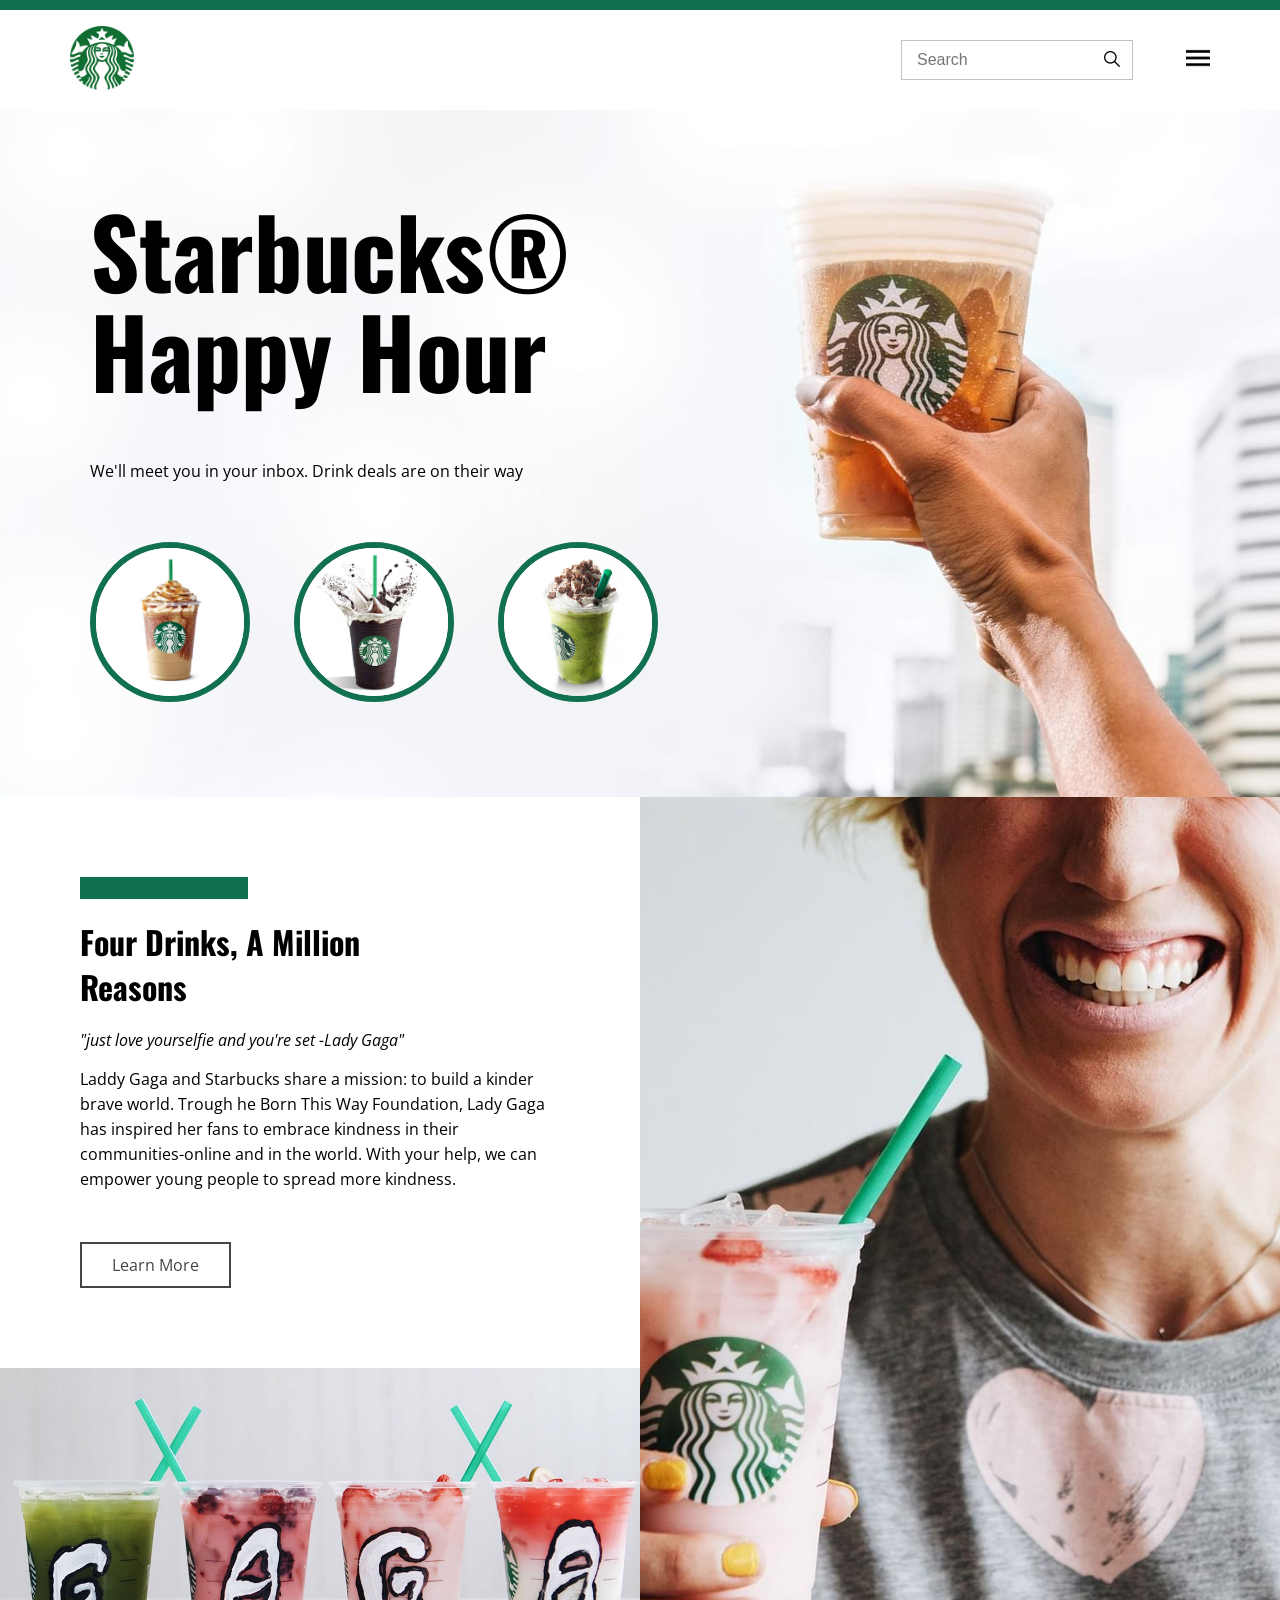
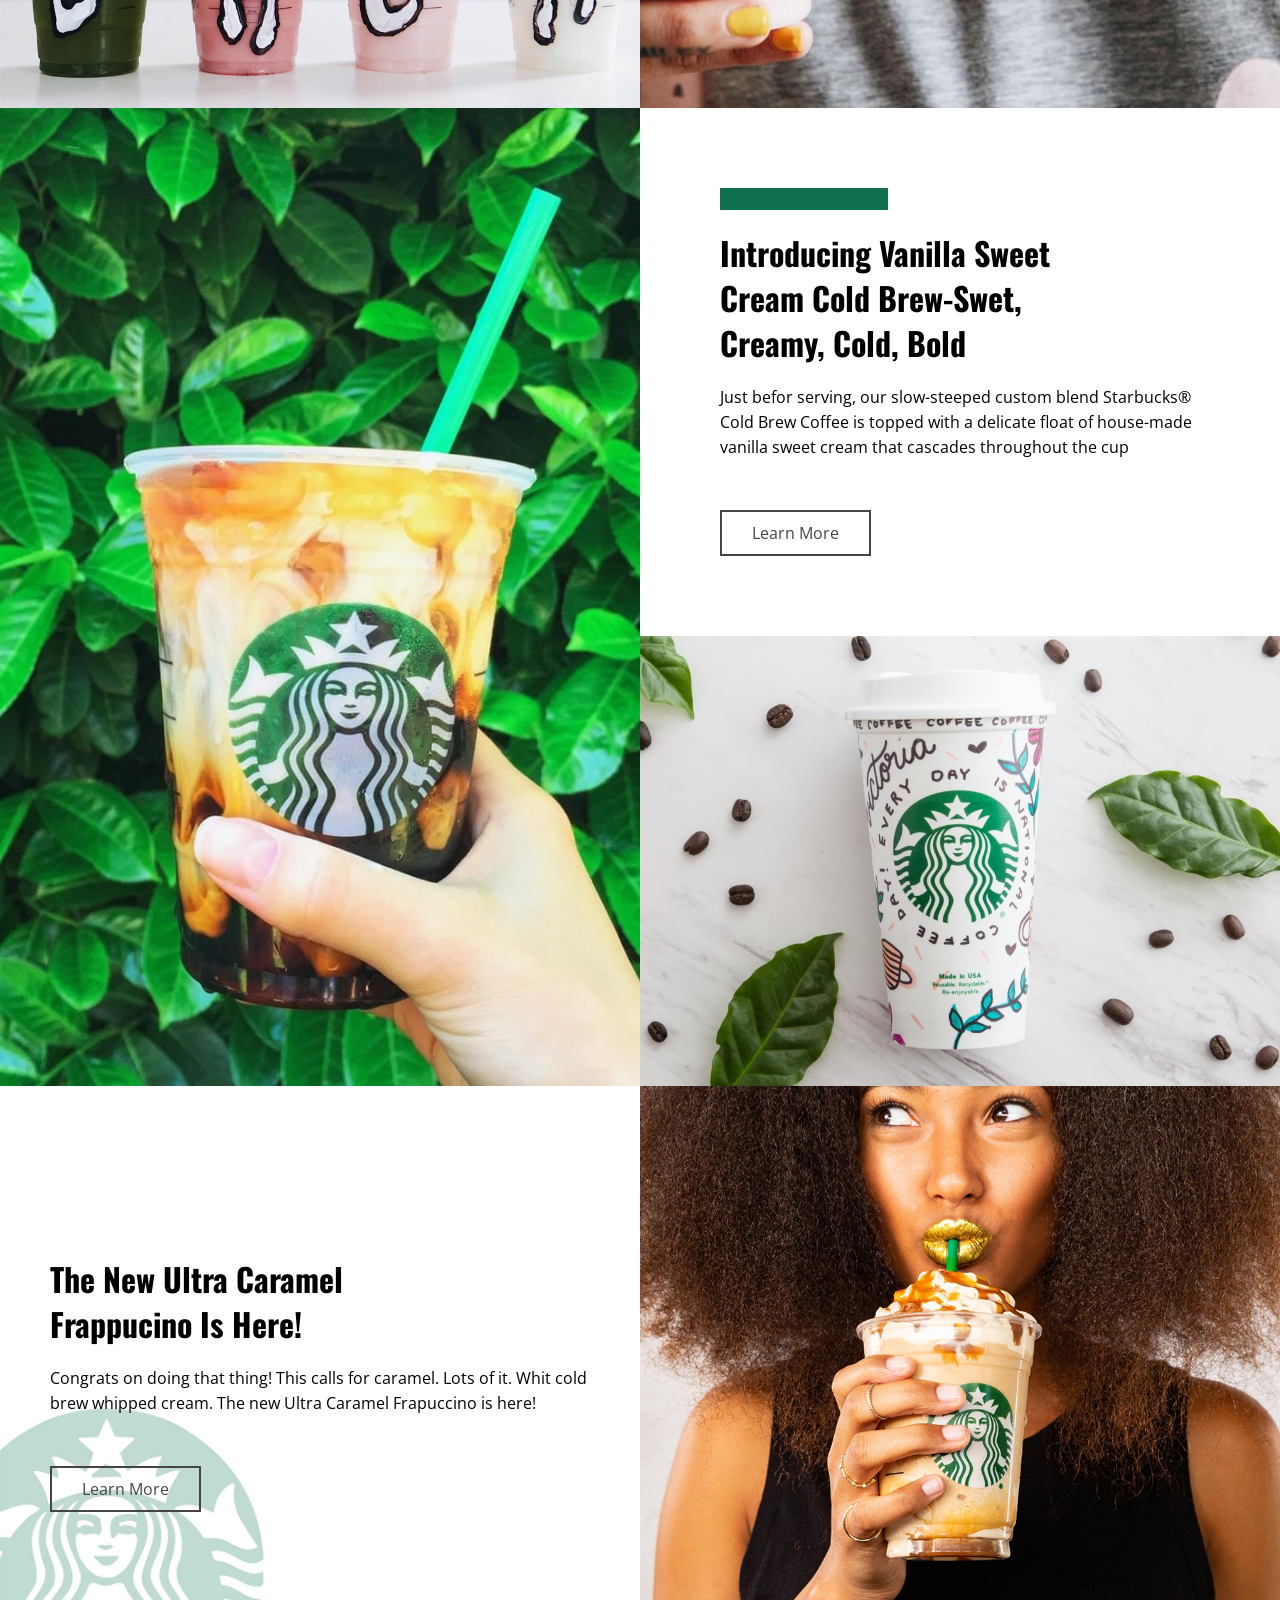
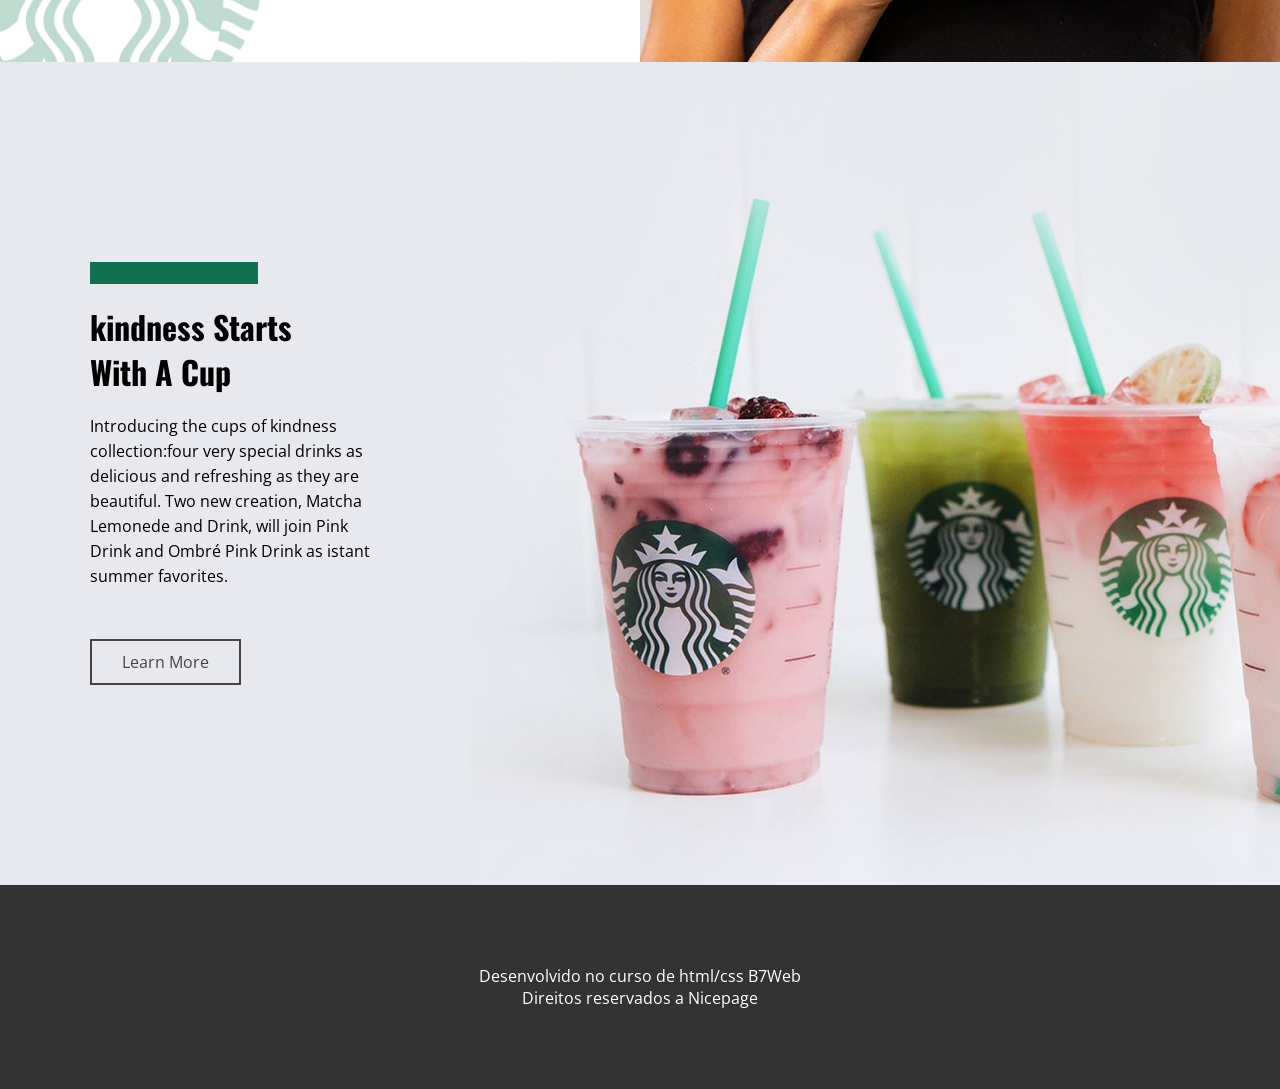
<file: index.html>
<!DOCTYPE html>
<html lang="en">

<head>
  <meta charset="UTF-8">
  <meta http-equiv="X-UA-Compatible" content="IE=edge">
  <meta name="viewport" content="width=device-width, initial-scale=1.0">
  <title>Starbucks</title>
  <link rel="stylesheet" href="/css/style.css">
</head>

<body>
  <header>
    <div class="line">
    </div>
    <div class="container header--area">
      <div class="header--left">
        <a href=""><img src="/assets/img/logo.png" alt=""></a>
      </div>
      <div class="header--right">
        <div class="header--search">
          <form>
            <input type="text" name="search" placeholder="Search" id="">
            <button>
              <img src="/assets/img/loupe.png" alt="">
            </button>
          </form>
        </div>
        <div class="header--menu">
          <img src="/assets/img/menu.png" alt="">
        </div>
      </div>
    </div>
  </header>
  <section class="banner">
    <div class="container">
      <h1>Starbucks® <br /> Happy Hour</h1>
      <span>We'll meet you in your inbox. Drink deals are on their way</span>

      <div class="banner--images">
        <img src="/assets/img/c1.jpg" alt="drink do Starbucks">
        <img src="/assets/img/c2.jpg" alt="drink do Starbucks">
        <img src="/assets/img/c3.jpg" alt="drink do Starbucks" >
      </div>
    </div>
  </section>
  <section class="area1">
    <div class="area1--content">
      <div class="bar"></div>
      <h2>Four Drinks, A Million <br/>Reasons</h2>
      <span class="quote"><em>"just love yourselfie and you're set -Lady Gaga"</em></span>
      <p class="text"> Laddy Gaga and Starbucks share a mission: to build a kinder brave world. Trough he Born This Way Foundation, Lady Gaga has inspired her fans to embrace kindness in their communities-online and in the world. With your help, we can empower young people to spread more kindness.</p>
      <a href="#" class="button">Learn More</a>
    </div>
    <div class="area1--img1">
    </div>
    <div class="area1--img2">
    </div>
  </section>
  <section class="area2">
    <div class="area2--content">
      <div class="bar"></div>
      <h2>Introducing Vanilla Sweet <br/> Cream Cold Brew-Swet,<br/>Creamy, Cold, Bold</h2>
      <p class="text">Just befor serving, our slow-steeped custom blend Starbucks® Cold Brew Coffee is topped with a delicate float of house-made vanilla sweet cream that cascades throughout the cup</p>
      <a href="#" class="button">Learn More</a>
    </div>
    <div class="area2--img1">
    </div>
    <div class="area2--img2">
    </div>
  </section>
  <section class="area3">
    <div class="area3--content">
      <h2>The New Ultra Caramel <br/> Frappucino Is Here!</h2>
      <p class="text">Congrats on doing that thing! This calls for caramel. Lots of it. Whit  cold brew whipped cream. The new Ultra Caramel Frapuccino is here!</p>
      <a href="#" class="button">Learn More</a>
    </div>
    <div class="area3--img"></div>
  </section>
  <section class="area4">
    <div class="area4--content">
      <div class="bar"></div>
      <h2>kindness Starts<br/> With A Cup</h2>
      <p class="text">Introducing the cups of kindness collection:four very special drinks as delicious and refreshing as they are beautiful. Two new creation, Matcha Lemonede and Drink, will join Pink Drink and Ombré Pink Drink as istant summer favorites.</p>
      <a href="#" class="button">Learn More</a>
    </div>
    <div class="area4--img"></div>
  </section>
  <footer>
    <span>Desenvolvido no curso de html/css B7Web</span> <br>
   <span> Direitos reservados a Nicepage</span>
  </footer>
</body>
</html>
</file>
<file: css/style.css>
@import url('https://fonts.googleapis.com/css2?family=Open+Sans:ital@0;1&family=Oswald:wght@400;700&display=swap');
body{
  font-family: 'Open Sans', sans-serif;
  margin: 0;
}
.line{
  background-color: #117050;
  height: 10px;
}
.container{
  max-width: 1140px;
  margin:auto;
}
.bar{
  background-color: #117050;
  width: 168px;
  height: 22px;
}
h1{
  font-family: 'Oswald',sans-serif;
  font-weight: bold;
  font-size: 6rem;
  line-height: 100px;
  margin: 0;
  margin-bottom: 60px;
}
h2{
  font-family: 'Oswald',sans-serif;
  font-weight: bold;
  font-size: 2rem;
  line-height: 45px;
  margin: 20px  0;
}
.button{
  display: inline-block;
  border: 2px solid #454545;
  padding: 10px 30px;
  color:#454545;
  text-decoration: none;
}
.button:hover{
  color: #fff;
  background-color: #454545
}
.header--area{
  display: flex;
  align-items: center;
  justify-content: space-between;
  height: 100px;
}
.header--area img{
  width: 64px;
  height: 64px;
}
.header--right{
  display: flex;
  align-items: center;
}
.header--search form{
  display: flex;
}
.header--search input{
  font-size: 16px;
  padding: 10px 15px;
  border: 1px solid #99999999;
  outline: 0;
  width: 100%;
  max-width: 250px;
}
.header--search button{
  border: 0;
  background: transparent;
  margin-left: -35px;
  cursor: pointer;
}
.header--search button img{
  width: 16px;
  height: 16px;
}
.header--menu{
  margin-left: 60px;
}
.header--menu img{
  width: 24px;
  height: 24px;
  cursor: pointer;
}
.banner{
  background-image:url(/assets/img/bg.jpg) ;
  background-position: center;
  background-size: cover;
  padding: 90px;
}
.banner--images{
  margin-top: 60px;
}
.banner--images img{
  width: 148px;
  height: 148px;
  border: 6px solid #117050;
  border-radius: 50%;
  margin-right: 40px;
}
.area1, .area2,.area3{
  display: grid;
  grid-template-columns: repeat(2,1fr);
}
.area1--content, .area2--content{
  padding: 80px;
}
.quote{
  margin-bottom: 30px;
}
.text{
  margin-bottom: 50px ;
  line-height: 25px;
}
.area1--img1{
  background-image: url(/assets/img/f2.jpg);
  background-size: cover;
  background-position: center;
  height: 340px;
}
.area1--img2{
  grid-column: 2/3;
  grid-row: 1/3;
  background-image: url(/assets/img/f1.jpg);
  background-size: cover;
  background-position: center;
}
.area2--img1{
  background-image: url(/assets/img/f4.jpg);
  background-size: cover;
  background-position: center;
  height: 450px;
}
.area2--img2{
  grid-column: 1/2;
  grid-row: 1 / 3;
  background-image: url(/assets/img/f3.jpg);
  background-size: cover;
  background-position: center;
}
.area3--content{
  padding:150px 50px;
  background-image: url(/assets/img/bg2.jpg);
  background-size: cover;
  background-position:left;
}
.area3--img{
  grid-column: 2/3;
  grid-row: 1 / 2;
  background-image: url(/assets/img/f5.jpg);
  background-size: cover;
  background-position: center;
}
.area4--content{
  padding: 200px 90px;
}
.area4{
  display: grid;
  grid-template-columns: 470px 1fr;
  background-color: #e8e9ee;
}
.area4--img{
  background-image: url(/assets/img/bg3.jpg);
  background-position: left;
}
footer{
  background-color: #333;
  color: #fff; 
  padding: 80px;
  text-align: center;
}
@media  (min-width:769px) and (max-width:1140px){
  .container{
    padding-left: 20px;
    padding-right: 20px;
  }
}
@media (min-width:426px) and (max-width:768px){
  .container{
    padding-left: 20px;
    padding-right: 20px;
  }
  .banner--images  img{
    width: 120px;
    height: 120px;
  }
  .area1, .area3{
    grid-template-columns: 3fr 2fr;
  }
  .area2{
    grid-template-columns: 2fr 3fr;
  }
}
@media (max-width:425px){
  .container{
    padding-left: 20px;
    padding-right: 20px;
  }
  .header--search input {
    max-width: 100px;
  }
  .header--menu{
    margin-left: 30px;
  }
  h1{
    font-size: 50px ;
    line-height: 50px;
  }
  .banner{
    padding:0;
  }
  .banner--images img{
    width: 4.5rem;
    height: 4.5rem;
    border: 3px solid #117050;
    border-radius: 50%;
    margin-right: 10px;
  }
  .area1, 
  .area2, 
  .area3, 
  .area4{
    grid-template-columns: 1fr;
  }
  .area1--content, 
  .area2--content, 
  .area3--content, 
  .area4--content{
    padding: 40px;
  }
  .area1--img1, .area2--img1{
    height: 250px;
  }
  footer{
    font-size: 15px;
    padding: 40px 20px;
  }
}
</file>
